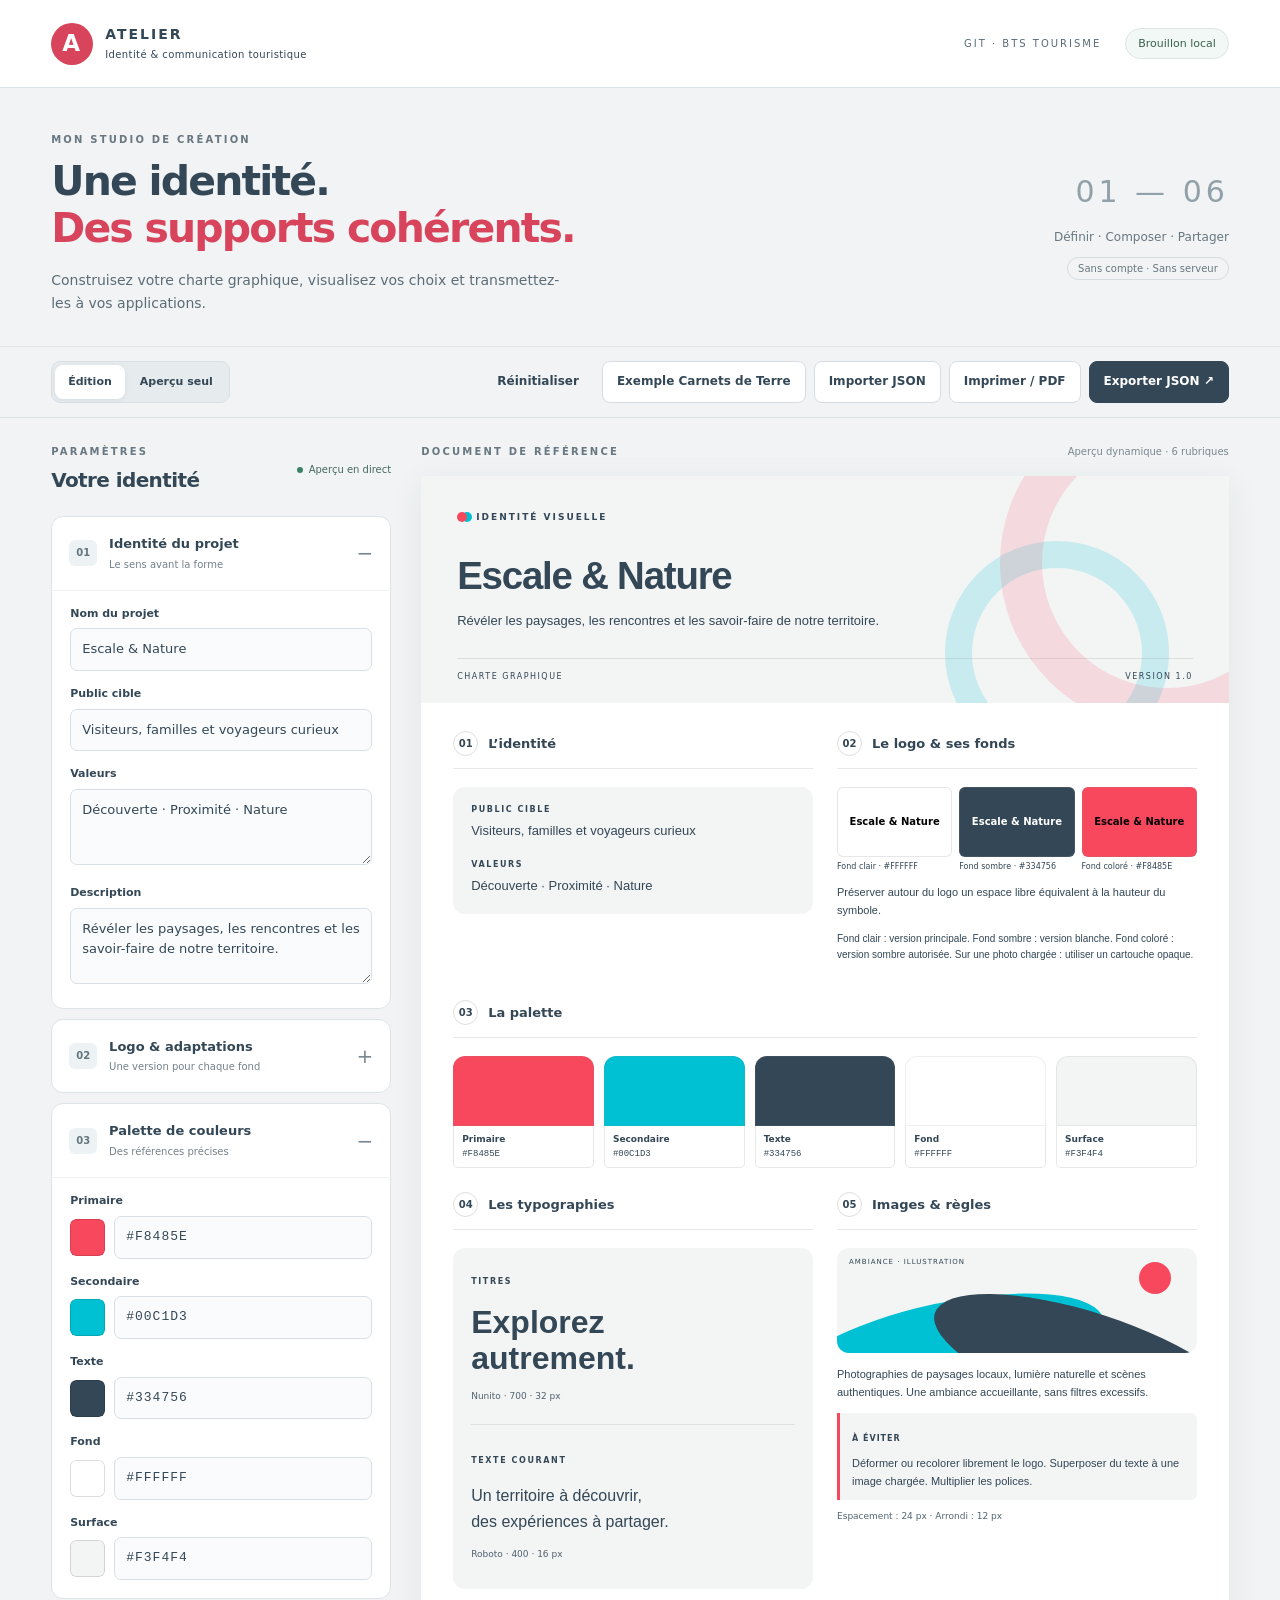
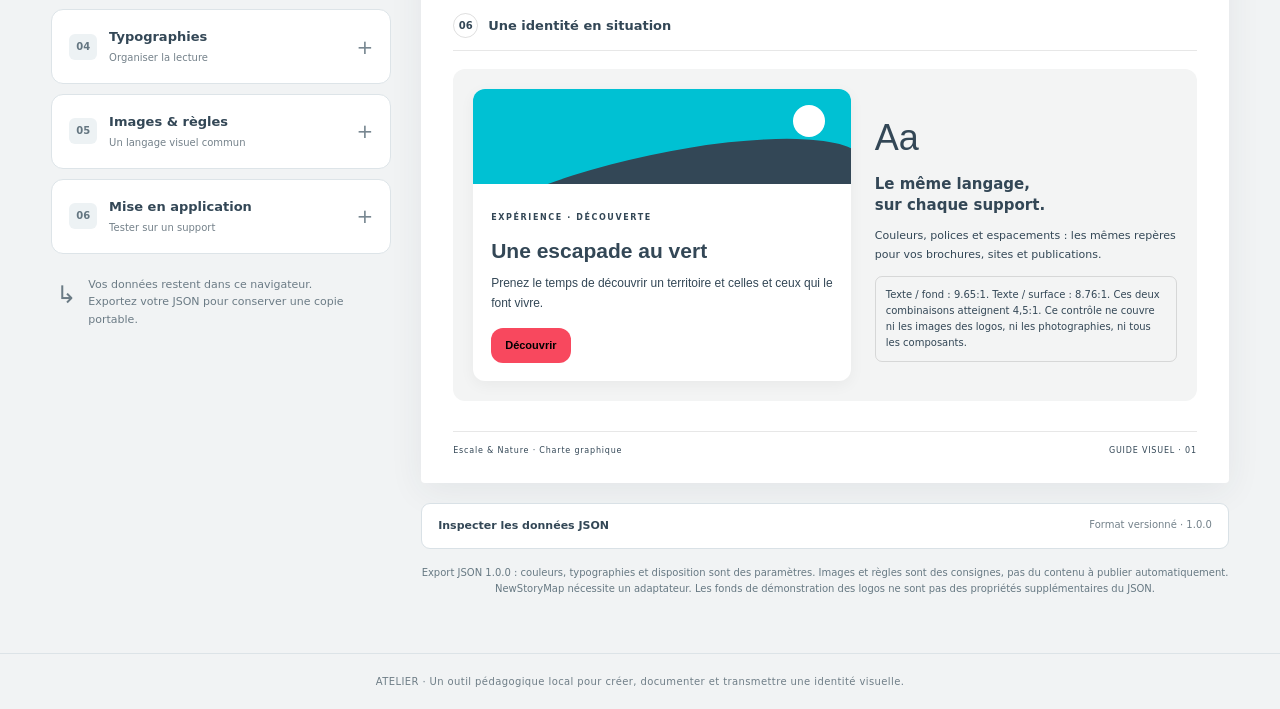
<file: index.html>
<!DOCTYPE html>
<html lang="fr"><head><meta charset="utf-8"><meta name="viewport" content="width=device-width,initial-scale=1"><meta name="color-scheme" content="light"><title>Atelier — Charte graphique</title><link rel="stylesheet" href="style.css"><script src="app.js" defer></script><script src="photo-usage.js" defer></script></head>
<body><header class="app-header"><a class="brand" href="#"><span class="brand-mark" aria-hidden="true">A</span><span>ATELIER<small>Identité & communication touristique</small></span></a><span class="header-note">GIT · BTS TOURISME</span><span id="saveState" class="save-state">Brouillon local</span></header>
<section class="intro"><div><p class="eyebrow">MON STUDIO DE CRÉATION</p><h1>Une identité.<br><span>Des supports cohérents.</span></h1><p class="intro-copy">Construisez votre charte graphique, visualisez vos choix et transmettez-les à vos applications.</p></div><div class="intro-side"><span class="step-number">01 — 06</span><p>Définir · Composer · Partager</p><span class="pill">Sans compte · Sans serveur</span></div></section>
<div class="toolbar"><div class="view-switch" role="group" aria-label="Affichage"><button class="active" id="editView" aria-pressed="true">Édition</button><button id="previewView" aria-pressed="false">Aperçu seul</button></div><div class="actions"><button class="btn quiet" id="reset">Réinitialiser</button><button class="btn" id="import">Importer JSON</button><input type="file" id="importFile" accept=".json,application/json" hidden><button class="btn" id="print">Imprimer / PDF</button><button class="btn primary" id="export">Exporter JSON <span aria-hidden="true">↗</span></button></div></div>
<div id="status" role="status" aria-live="polite"></div>
<main id="workspace"><aside class="editor"><div class="panel-heading"><div><p class="eyebrow">PARAMÈTRES</p><h2>Votre identité</h2></div><span class="live-dot">Aperçu en direct</span></div><form id="editor" novalidate>
<details open><summary><span class="section-number">01</span><span>Identité du projet<small>Le sens avant la forme</small></span></summary><div class="fields"><label>Nom du projet<input data-path="project.name" maxlength="100" required></label><label>Public cible<input data-path="project.audience" maxlength="300"></label><label>Valeurs<textarea data-path="project.values" maxlength="1000"></textarea></label><label>Description<textarea data-path="project.description" maxlength="2000"></textarea></label></div></details>
<details><summary><span class="section-number">02</span><span>Logo & adaptations<small>Une version pour chaque fond</small></span></summary><div class="fields"><p class="help">Images PNG, JPEG ou WebP, 1 Mo maximum par version. Un repère textuel s’affiche si aucun logo n’est fourni.</p><label class="upload">Version principale · fond clair<input type="file" accept="image/png,image/jpeg,image/webp" data-logo="primary"><span class="file-info" id="file-primary">Aucune image</span></label><label class="upload">Version blanche · fond sombre<input type="file" accept="image/png,image/jpeg,image/webp" data-logo="light"><span class="file-info" id="file-light">Aucune image</span></label><label class="upload">Version sombre · fond coloré<input type="file" accept="image/png,image/jpeg,image/webp" data-logo="dark"><span class="file-info" id="file-dark">Aucune image</span></label><button type="button" class="btn quiet" id="clearLogos">Retirer les logos</button><label>Zone de protection<textarea data-path="logo.clearSpace" maxlength="2000"></textarea></label><label>Règles d’adaptation<textarea data-path="logo.backgroundRules" maxlength="2000"></textarea></label></div></details>
<details open><summary><span class="section-number">03</span><span>Palette de couleurs<small>Des références précises</small></span></summary><div class="fields" id="colorFields"></div></details>
<details><summary><span class="section-number">04</span><span>Typographies<small>Organiser la lecture</small></span></summary><div class="fields"><label>Police des titres<input data-path="typography.heading.family" maxlength="80" required list="fonts"></label><div class="two"><label>Graisse<select data-path="typography.heading.weight" data-number><option value="400">400 · Regular</option><option value="500">500 · Medium</option><option value="600">600 · Semi-bold</option><option value="700">700 · Bold</option><option value="800">800 · Extra-bold</option></select></label><label>Taille en px<input type="number" min="12" max="96" step="1" data-path="typography.heading.sizePx" data-number required></label></div><label>Police du texte<input data-path="typography.body.family" maxlength="80" required list="fonts"></label><div class="two"><label>Graisse<select data-path="typography.body.weight" data-number><option value="400">400 · Regular</option><option value="500">500 · Medium</option><option value="600">600 · Semi-bold</option><option value="700">700 · Bold</option><option value="800">800 · Extra-bold</option></select></label><label>Taille en px<input type="number" min="12" max="40" step="1" data-path="typography.body.sizePx" data-number required></label></div><datalist id="fonts"><option value="Arial"><option value="Verdana"><option value="Georgia"><option value="Nunito"><option value="Roboto"><option value="Trebuchet MS"></datalist><p class="help">Aucune police n’est téléchargée. La police doit être disponible sur l’ordinateur, sinon une police de remplacement est utilisée.</p></div></details>
<details><summary><span class="section-number">05</span><span>Images & règles<small>Un langage visuel commun</small></span></summary><div class="fields"><label>Style des images<textarea data-path="imagery.guidelines" maxlength="2000"></textarea></label><label>Usages interdits<textarea data-path="rules.prohibited" maxlength="2000"></textarea></label><div class="two"><label>Espacement en px<input type="number" min="0" max="80" step="1" data-path="layout.spacingPx" data-number required></label><label>Arrondi en px<input type="number" min="0" max="48" step="1" data-path="layout.radiusPx" data-number required></label></div></div></details>
<details><summary><span class="section-number">06</span><span>Mise en application<small>Tester sur un support</small></span></summary><div class="fields"><label>Titre de la carte<input data-path="example.title" maxlength="150"></label><label>Description<textarea data-path="example.description" maxlength="1000"></textarea></label><label>Libellé du bouton<input data-path="example.buttonLabel" maxlength="80"></label></div></details></form><div class="local-note"><span class="local-icon" aria-hidden="true">↳</span><p>Vos données restent dans ce navigateur.<br>Exportez votre JSON pour conserver une copie portable.</p></div></aside>
<section class="preview-area" aria-label="Prévisualisation"><div class="preview-heading"><span class="eyebrow">DOCUMENT DE RÉFÉRENCE</span><span class="preview-meta">Aperçu dynamique · 6 rubriques</span></div><article id="sheet" class="sheet"><div class="document-cover"><div class="cover-label"><span class="mini-mark" aria-hidden="true"></span> IDENTITÉ VISUELLE</div><h2 id="pName"></h2><p id="pDescription"></p><div class="cover-bottom"><span>CHARTE GRAPHIQUE</span><span>VERSION 1.0</span></div></div><div class="document-body"><div class="document-grid"><section class="doc-block identity"><h3><span>01</span> L’identité</h3><dl><dt>PUBLIC CIBLE</dt><dd id="pAudience"></dd><dt>VALEURS</dt><dd id="pValues"></dd></dl></section><section class="doc-block"><h3><span>02</span> Le logo & ses fonds</h3><div id="pLogos" class="logo-grid"></div><p id="pClear" class="rule"></p><p id="pBackgroundRules" class="rule muted"></p></section><section class="doc-block full"><h3><span>03</span> La palette</h3><div class="swatches" id="pColors"></div></section><section class="doc-block"><h3><span>04</span> Les typographies</h3><div class="type-demo"><span class="type-label">TITRES</span><div class="heading-example">Explorez<br>autrement.</div><p id="pHeadingInfo" class="tech"></p><hr><span class="type-label">TEXTE COURANT</span><p class="body-example">Un territoire à découvrir,<br>des expériences à partager.</p><p id="pBodyInfo" class="tech"></p></div></section><section class="doc-block"><h3><span>05</span> Images & règles</h3><div class="landscape" aria-hidden="true"><div class="sun"></div><div class="hill back"></div><div class="hill front"></div><span>AMBIANCE · ILLUSTRATION</span></div><p id="pImagery" class="rule"></p><div class="avoid"><span>À ÉVITER</span><p id="pProhibited" class="rule"></p></div><p class="tech" id="pLayout"></p></section><section class="doc-block full"><h3><span>06</span> Une identité en situation</h3><div class="application"><div class="sampleCard"><div class="sample-art" aria-hidden="true"><span></span></div><div class="sample-content"><span class="type-label">EXPÉRIENCE · DÉCOUVERTE</span><h4 id="pExampleTitle"></h4><p id="pExampleDescription"></p><span class="sampleButton" id="pButton"></span></div></div><div class="application-note"><span class="note-number">Aa</span><h4>Le même langage,<br>sur chaque support.</h4><p>Couleurs, polices et espacements : les mêmes repères pour vos brochures, sites et publications.</p><div id="contrastInfo" class="contrast-info"></div></div></div></section></div><footer class="doc-footer"><span id="pFooter"></span><span>GUIDE VISUEL · 01</span></footer></div></article><details class="json-panel"><summary>Inspecter les données JSON <span>Format versionné · 1.0.0</span></summary><textarea id="jsonOutput" readonly aria-label="Données JSON exportées" spellcheck="false"></textarea></details><p class="export-note">Export générique : l’intégration à NewStoryMap nécessite un adaptateur vers son modèle de données.</p></section></main><footer class="app-footer">ATELIER · Un outil pédagogique local pour créer, documenter et transmettre une identité visuelle.</footer></body></html>
</file>
<file: style.css>
*{box-sizing:border-box}html{scroll-behavior:smooth}body{margin:0;background:#f1f3f4;color:#334756;font:14px/1.6 system-ui,-apple-system,BlinkMacSystemFont,"Segoe UI",sans-serif}button,input,textarea,select{font:inherit}button{cursor:pointer}button,a,input,textarea,select,summary{outline-offset:4px}button:focus-visible,a:focus-visible,summary:focus-visible{outline:3px solid #167b8a}input:focus,textarea:focus,select:focus{outline:2px solid #167b8a;border-color:transparent}button:disabled{opacity:.5;cursor:wait}.app-header{height:88px;display:flex;align-items:center;gap:24px;padding:0 4vw;border-bottom:1px solid #dde3e7;background:#fff}.brand{display:flex;gap:12px;align-items:center;font-weight:800;letter-spacing:2px;text-decoration:none;color:#334756;line-height:1.2}.brand-mark{background:#d7445b;color:white;display:grid;place-items:center;border-radius:50%;width:42px;height:42px;font-size:23px}.brand small{display:block;font-size:10px;font-weight:500;letter-spacing:.4px;margin-top:6px}.header-note{margin-left:auto;font-size:10px;letter-spacing:2px;color:#596b77}.save-state{font-size:11px;border:1px solid #dce7e3;background:#f2f8f5;border-radius:30px;padding:6px 12px;color:#38614e}.intro{max-width:1600px;margin:auto;padding:44px 4vw 32px;display:flex;justify-content:space-between;gap:25px}.eyebrow{font-size:10px;letter-spacing:2.2px;font-weight:750;color:#687780;margin:0 0 10px}h1{font-size:clamp(30px,3.2vw,48px);line-height:1.14;letter-spacing:-1.8px;margin:0;font-weight:750}h1 span{color:#d7445b}.intro-copy{font-size:14px;color:#5c6d77;max-width:520px;margin:18px 0 0}.intro-side{align-self:center;text-align:right;font-size:12px;color:#687780}.step-number{font-size:30px;font-weight:300;letter-spacing:4px;color:#91a1aa}.pill{border:1px solid #d4dce0;padding:5px 10px;border-radius:20px;font-size:10px}.toolbar{position:sticky;top:0;z-index:5;padding:14px 4vw;background:#f1f3f4ed;backdrop-filter:blur(14px);display:flex;justify-content:space-between;gap:14px;border-top:1px solid #e0e6e9;border-bottom:1px solid #dbe2e6}.actions,.view-switch{display:flex;gap:8px;align-items:center;flex-wrap:wrap}.btn,.view-switch button{border:1px solid #d5dde2;background:white;color:#334756;padding:10px 14px;border-radius:8px;font-size:12px;font-weight:600;transition:background .15s,transform .15s}.btn:hover{background:#e7ecef}.btn.primary{background:#334756;border-color:#334756;color:white}.btn.primary:hover{background:#223641}.btn.quiet{border-color:transparent;background:transparent}.view-switch{gap:2px;border:1px solid #d9e0e4;padding:3px;border-radius:9px;background:#e6ebee}.view-switch button{border:0;background:transparent;font-size:11px;padding:8px 13px}.view-switch .active{background:white;box-shadow:0 1px 5px #26374315}#status{max-width:1480px;margin:0 auto;padding:0 20px;color:#8a303f;font-size:13px}#status:not(:empty){padding-top:14px;padding-bottom:5px}main{max-width:1600px;margin:0 auto;padding:26px 4vw 40px;display:grid;grid-template-columns:340px minmax(0,1fr);gap:30px;align-items:start}.editor{min-width:0}.panel-heading{display:flex;align-items:center;justify-content:space-between;margin:0 0 20px}.panel-heading h2{font-size:20px;margin:0;letter-spacing:-.6px}.panel-heading .eyebrow{margin-bottom:4px}.live-dot{font-size:10px;display:flex;align-items:center;gap:6px;color:#46695c}.live-dot:before{content:'';width:6px;height:6px;background:#388366;border-radius:50%}form details{background:white;border:1px solid #dde4e8;margin-bottom:10px;border-radius:12px;overflow:hidden}summary{cursor:pointer;list-style:none}summary::-webkit-details-marker{display:none}form summary{display:flex;align-items:center;gap:12px;padding:17px;font-size:13px;font-weight:700}form summary:after{content:'+';margin-left:auto;font-size:20px;color:#788791;font-weight:400}form details[open] summary:after{content:'−'}form summary small{display:block;font-weight:400;font-size:10px;color:#74818a;margin-top:2px}.section-number{font-size:10px;background:#edf2f4;border-radius:6px;padding:5px 7px;color:#647681}.fields{padding:0 18px 18px;border-top:1px solid #f0f3f4}.fields>label,.two label{display:block;font-size:11px;font-weight:650;margin-top:14px}input:not([type=file]):not([type=color]),textarea,select{width:100%;padding:10px 11px;border:1px solid #d7e0e5;border-radius:7px;background:#fafbfc;color:#334756;margin-top:6px;font-size:13px;font-weight:400}textarea{resize:vertical;min-height:76px;line-height:1.5}input:user-invalid,textarea:user-invalid{border-color:#bd3049}.two{display:grid;grid-template-columns:1fr 1fr;gap:12px}.help{font-size:11px;color:#637681;line-height:1.6;margin:14px 0 0}.color-row{display:grid;grid-template-columns:35px 1fr;gap:9px;align-items:center;margin-top:6px}.color-row input[type=color]{width:35px;height:37px;padding:0;border:0;border-radius:6px;background:none;cursor:pointer}.color-row input[type=color]::-webkit-color-swatch-wrapper{padding:0}.color-row input[type=color]::-webkit-color-swatch{border:1px solid #0002;border-radius:6px}.color-row input:not([type=color]){margin:0;font-family:monospace;letter-spacing:1px}.upload{padding:12px;border:1px dashed #b5c5cd;border-radius:8px;background:#f9fbfc}.upload input{display:block;width:100%;font-size:10px;margin-top:8px}.file-info{font-size:10px;font-weight:400;display:block;color:#627680;margin-top:6px}.local-note{display:flex;gap:12px;font-size:11px;color:#6b7b85;padding:12px 5px}.local-icon{font-size:24px}.local-note p{margin:0}.preview-area{min-width:0}.preview-heading{display:flex;align-items:center;justify-content:space-between;margin:0 0 16px}.preview-heading .eyebrow{margin:0}.preview-meta{font-size:10px;color:#7b8891}.sheet{--primary:#F8485E;--secondary:#00C1D3;--text:#334756;--background:#fff;--surface:#F3F4F4;--radius:12px;--space:24px;--head-font:"Arial";--body-font:"Arial";color:var(--text);background:var(--background);border-radius:4px;overflow:hidden;box-shadow:0 8px 35px #25394812;font-family:var(--body-font),Arial,sans-serif;font-size:var(--body-size);font-weight:var(--body-weight)}.document-cover{position:relative;isolation:isolate;padding:34px 36px 22px;background:var(--surface);overflow:hidden}.document-cover:after{content:'';position:absolute;width:250px;height:250px;border:42px solid var(--primary);opacity:.15;border-radius:50%;right:-105px;top:-80px;z-index:-1}.document-cover:before{content:'';position:absolute;width:170px;height:170px;border:27px solid var(--secondary);opacity:.18;border-radius:50%;right:60px;top:65px;z-index:-1}.cover-label{font-size:9px;font-family:system-ui,sans-serif;letter-spacing:2px;display:flex;gap:9px;align-items:center;font-weight:700}.mini-mark{width:10px;height:10px;border-radius:50%;background:var(--primary);box-shadow:5px 0 var(--secondary)}.document-cover h2{font-family:var(--head-font),Arial,sans-serif;font-weight:var(--head-weight);font-size:clamp(28px,3vw,44px);line-height:1.15;letter-spacing:-1.2px;max-width:85%;margin:30px 0 12px;overflow-wrap:anywhere}.document-cover p{max-width:80%;font-size:13px;line-height:1.65;margin:0}.cover-bottom{display:flex;justify-content:space-between;margin-top:26px;border-top:1px solid #8883;padding-top:13px;font:8px system-ui,sans-serif;letter-spacing:1.5px}.document-body{padding:28px 32px}.document-grid{display:grid;grid-template-columns:1fr 1fr;gap:var(--space)}.doc-block{min-width:0;overflow-wrap:anywhere}.full{grid-column:1/-1}.doc-block h3{font:650 13px system-ui,sans-serif;margin:0 0 18px;display:flex;align-items:center;gap:10px;border-bottom:1px solid #8883;padding-bottom:12px}.doc-block h3>span{font-size:10px;color:var(--text);border:1px solid #8884;width:25px;height:25px;display:grid;place-items:center;border-radius:50%}.doc-block p{line-height:1.65}.identity dl{margin:0;padding:18px;background:var(--surface);border-radius:var(--radius)}dt,.type-label{font:600 8px system-ui,sans-serif;letter-spacing:1.6px}dd{margin:7px 0 18px;font-size:13px;white-space:pre-wrap}dd:last-child{margin-bottom:0}.logo-grid{display:grid;grid-template-columns:repeat(3,1fr);gap:7px}.logo-sample{min-width:0}.logo-box{height:70px;display:flex;align-items:center;justify-content:center;border:1px solid #8883;border-radius:6px;padding:7px;text-align:center;font:700 10px system-ui,sans-serif;overflow:hidden}.logo-box img{display:block;width:100%;height:100%;object-fit:contain}.logo-sample small{font:8px system-ui,sans-serif;display:block;margin-top:5px}.rule{font-size:11px;white-space:pre-wrap;margin:12px 0}.muted{font-size:10px}.swatches{display:grid;grid-template-columns:repeat(5,minmax(0,1fr));gap:10px}.swatch-paint{height:70px;border:1px solid #8882;border-radius:var(--radius) var(--radius) 0 0}.swatch-caption{border:1px solid #8883;border-top:0;padding:8px;border-radius:0 0 5px 5px;font:10px system-ui,sans-serif}.swatch-caption strong{display:block;font-weight:650;font-size:9px;margin-bottom:3px}.swatch-caption code{font-size:9px}.type-demo{padding:18px;background:var(--surface);border-radius:var(--radius)}.heading-example{font-family:var(--head-font),Arial,sans-serif;font-weight:var(--head-weight);font-size:var(--head-size);line-height:1.15;margin:12px 0;overflow-wrap:anywhere}.body-example{font-size:var(--body-size);font-weight:var(--body-weight);margin:12px 0}.tech{font:9px/1.6 system-ui,sans-serif;opacity:.85}.type-demo hr{border:0;border-top:1px solid #8883;margin:20px 0}.landscape{height:105px;background:var(--surface);border-radius:var(--radius);position:relative;overflow:hidden}.sun{position:absolute;width:32px;height:32px;top:14px;right:26px;border-radius:50%;background:var(--primary)}.hill{position:absolute;width:90%;height:100px;border-radius:50%}.hill.back{background:var(--secondary);left:-15%;top:55px;transform:rotate(-12deg)}.hill.front{background:var(--text);right:-15%;top:65px;transform:rotate(18deg)}.landscape>span{position:absolute;left:12px;top:10px;font:7px system-ui;letter-spacing:1px}.avoid{padding:10px 12px;border-left:3px solid var(--primary);background:var(--surface);border-radius:0 6px 6px 0}.avoid>span{font:650 8px system-ui;letter-spacing:1px}.avoid p{margin:5px 0 0}.application{display:grid;grid-template-columns:1.25fr 1fr;gap:24px;align-items:center;padding:20px;background:var(--surface);border-radius:var(--radius)}.sampleCard{background:var(--background);border-radius:var(--radius);overflow:hidden;box-shadow:0 4px 15px #0000000c}.sample-art{height:95px;background:var(--secondary);position:relative;overflow:hidden}.sample-art:after{content:'';position:absolute;width:110%;height:100px;bottom:-70px;left:-20px;background:var(--text);border-radius:50%;transform:rotate(-12deg)}.sample-art span{position:absolute;right:26px;top:16px;width:32px;height:32px;border-radius:50%;background:var(--background)}.sample-content{padding:18px}.sample-content h4{font-family:var(--head-font),Arial,sans-serif;font-weight:var(--head-weight);font-size:21px;line-height:1.25;margin:10px 0}.sample-content p{font-size:12px;margin:0}.sampleButton{display:inline-block;border-radius:var(--radius);padding:9px 14px;background:var(--primary);color:var(--button-text);font-size:11px;font-weight:650;margin-top:14px}.application-note h4{font:650 15px/1.4 system-ui;margin:8px 0}.application-note p{font:11px/1.7 system-ui}.note-number{font-size:36px;font-weight:300}.contrast-info{font:10px/1.6 system-ui;padding:10px;border:1px solid #8884;border-radius:7px}.contrast-info.warn{border-color:#a43f31}.doc-footer{display:flex;justify-content:space-between;gap:10px;border-top:1px solid #8883;margin-top:30px;padding-top:14px;font:8px system-ui;letter-spacing:.8px}.json-panel{margin-top:20px;border:1px solid #d9e1e6;border-radius:9px;background:#fff;overflow:hidden}.json-panel summary{padding:13px 16px;font-size:11px;font-weight:650}.json-panel summary span{float:right;font-size:10px;font-weight:400;color:#73818a}#jsonOutput{border:0;border-top:1px solid #e3e8eb;border-radius:0;width:100%;min-height:300px;font:11px/1.6 monospace;margin:0;padding:18px;background:#fafbfc;resize:vertical}.export-note{font-size:10px;color:#677983;text-align:center;margin:16px 0}.app-footer{text-align:center;font-size:10px;letter-spacing:.4px;padding:20px;border-top:1px solid #dce3e7;color:#6f7e87}body.preview-only main{display:block;max-width:1150px}body.preview-only .editor{display:none}body.preview-only .sheet{max-width:1000px;margin:auto}body.preview-only .preview-heading,body.preview-only .json-panel{max-width:1000px;margin-left:auto;margin-right:auto}@media(min-width:1500px){main{grid-template-columns:370px minmax(0,1fr)}}@media(max-width:1100px){main{grid-template-columns:300px minmax(0,1fr);gap:18px;padding:22px}.document-body{padding:22px}.document-cover{padding:28px}.document-grid{grid-template-columns:1fr}.full{grid-column:auto}.application{grid-template-columns:1fr 1fr}.preview-meta{display:none}.intro{padding:30px 22px}.toolbar{padding:12px 22px}}@media(max-width:780px){main{grid-template-columns:1fr;padding:16px}.intro-side,.header-note{display:none}.intro{padding:28px 20px}.app-header{padding:0 20px;height:75px}.save-state{margin-left:auto;font-size:9px}.toolbar{position:static;flex-wrap:wrap;padding:12px 16px}.actions{width:100%;gap:6px}.btn{font-size:11px;padding:9px 11px}.document-grid{grid-template-columns:1fr 1fr}.full{grid-column:1/-1}.preview-heading{margin-top:10px}.panel-heading{margin-top:5px}.document-body{padding:20px}.preview-heading .eyebrow{font-size:9px}}@media(max-width:520px){.document-grid,.application{grid-template-columns:1fr}.full{grid-column:auto}.swatches{grid-template-columns:repeat(3,minmax(0,1fr))}.document-cover{padding:24px}.document-cover h2{max-width:100%;font-size:32px}.document-cover p{max-width:100%}.document-body{padding:18px}.preview-meta{display:none}.intro h1{font-size:33px}.brand small{font-size:8px}.save-state{padding:5px 8px}.json-panel summary span{display:none}}@media print{@page{size:A4;margin:12mm}body{background:white}.app-header,.intro,.toolbar,.editor,#status,.preview-heading,.json-panel,.export-note,.app-footer{display:none!important}main,body.preview-only main{display:block;padding:0;max-width:none;margin:0}.sheet,body.preview-only .sheet{box-shadow:none;max-width:none;border-radius:0;print-color-adjust:exact;-webkit-print-color-adjust:exact}.document-cover{padding:22px}.document-body{padding:20px 0 0}.document-grid{grid-template-columns:1fr 1fr;gap:18px}.full{grid-column:1/-1}.doc-block{break-inside:avoid}.document-cover{break-inside:avoid}.swatches{grid-template-columns:repeat(5,minmax(0,1fr))}.application{grid-template-columns:1.2fr 1fr}.doc-footer{margin-top:18px}}
</file>
